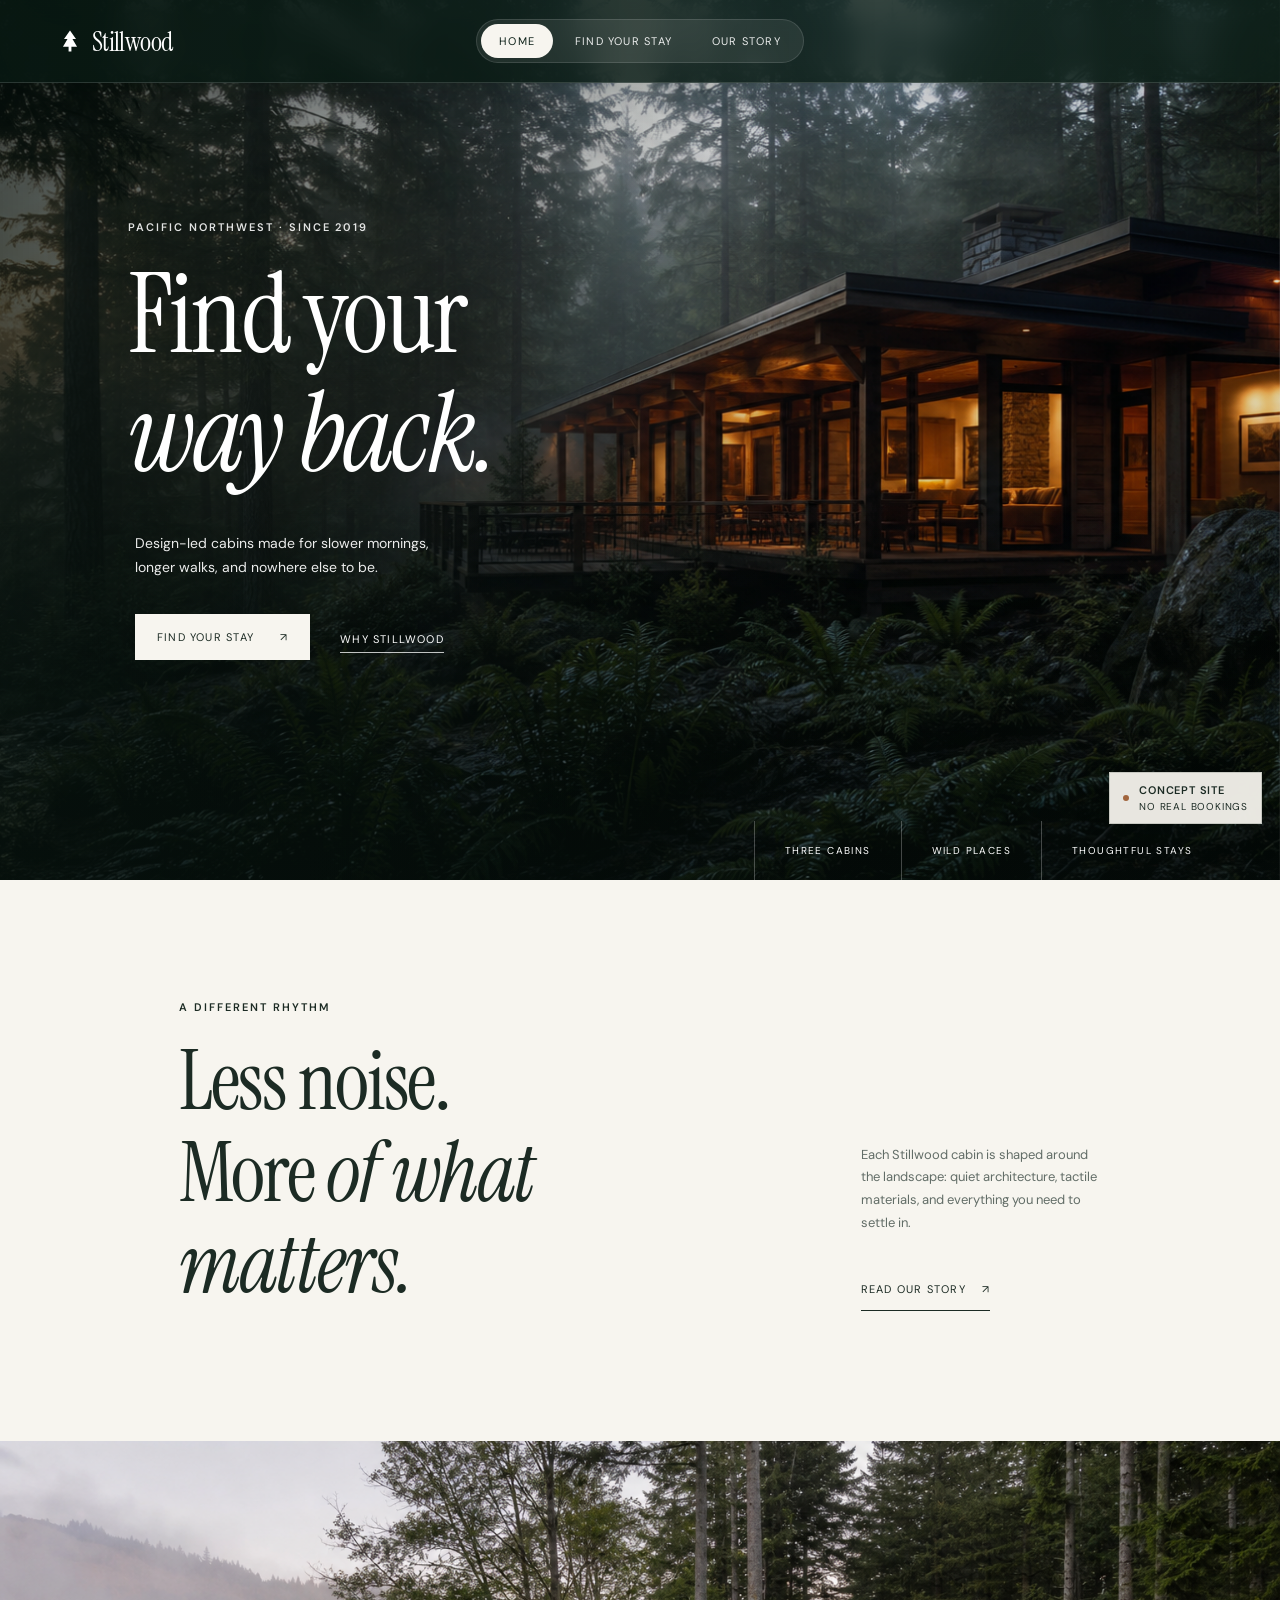
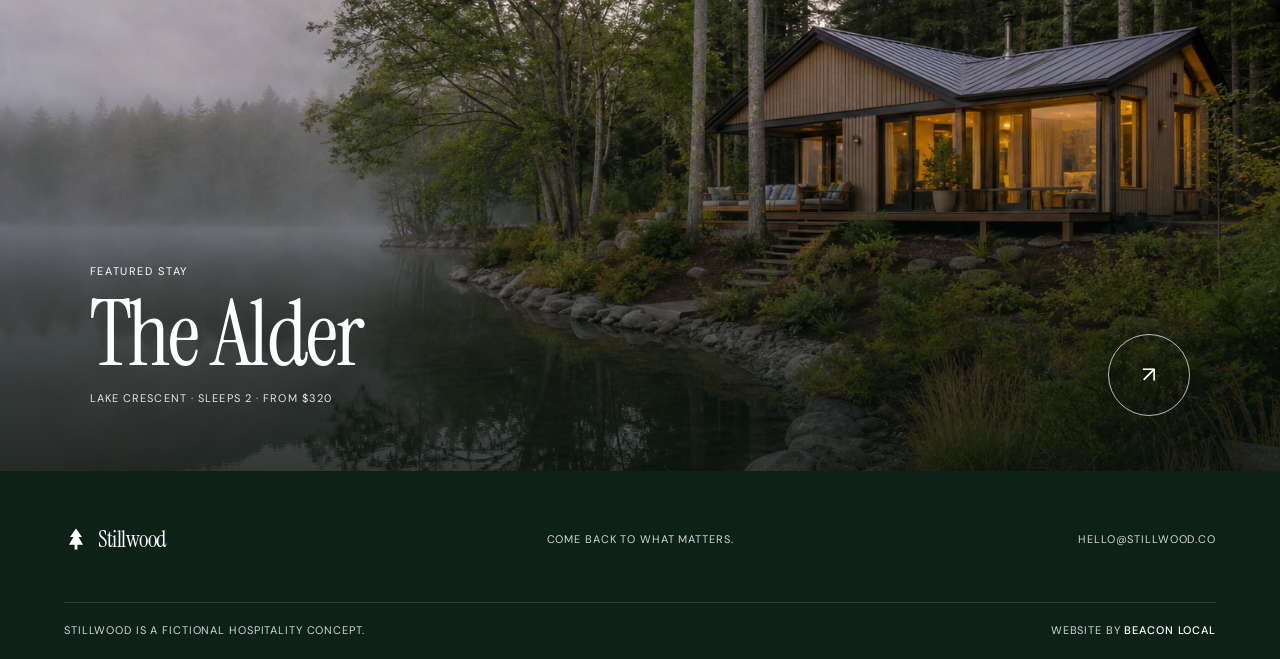
<file: index.html>
<!doctype html>
<html lang="en">
  <head>
    <meta charset="UTF-8" />
    <meta name="viewport" content="width=device-width, initial-scale=1.0" />
    <meta name="description" content="Stillwood is a collection of quiet, design-led cabins in the Pacific Northwest." />
    <title>Stillwood — Cabins for quieter days</title>
    <link rel="preconnect" href="https://fonts.googleapis.com" />
    <link rel="preconnect" href="https://fonts.gstatic.com" crossorigin />
    <link href="https://fonts.googleapis.com/css2?family=DM+Sans:wght@400;500;600&amp;family=Instrument+Serif:ital@0;1&amp;display=swap" rel="stylesheet" />
    <link rel="stylesheet" href="styles.css?v=7" />
  </head>
  <body class="home-page">
    <a class="skip-link" href="#main-content">Skip to main content</a>
    <header class="site-header" data-header>
      <a class="brand" href="index.html" aria-label="Stillwood home">
        <svg viewBox="0 0 34 34" aria-hidden="true"><path d="M17 2 8.5 14h5L7 25h8v7h4v-7h8l-6.5-11h5L17 2Z" /></svg>
        <span>Stillwood</span>
      </a>
      <nav class="desktop-nav" aria-label="Main navigation">
        <a class="active" href="index.html" aria-current="page">Home</a>
        <a href="cabins.html">Find your stay</a>
        <a href="story.html">Our story</a>
      </nav>
      <button class="menu-toggle" type="button" aria-label="Open menu" aria-expanded="false" aria-controls="mobile-menu"><span></span><span></span></button>
    </header>

    <div class="mobile-menu" id="mobile-menu" aria-hidden="true" inert>
      <nav aria-label="Mobile navigation">
        <a href="index.html" aria-current="page">Home</a>
        <a href="cabins.html">Find your stay</a>
        <a href="story.html">Our story</a>
      </nav>
    </div>

    <main id="main-content">
      <section class="hero">
        <img class="hero-image" src="assets/stillwood-hero.png" alt="A warmly lit timber cabin in a misty forest at dusk" />
        <div class="hero-shade"></div>
        <div class="hero-copy">
          <p class="eyebrow light">Pacific Northwest · Since 2019</p>
          <h1>Find your<br /><em>way back.</em></h1>
          <p class="hero-intro">Design-led cabins made for slower mornings,<br />longer walks, and nowhere else to be.</p>
          <div class="hero-actions">
            <a class="button button--light" href="cabins.html">Find your stay <span>↗</span></a>
            <a class="quiet-link" href="story.html">Why Stillwood</a>
          </div>
        </div>
        <div class="hero-note">
          <span>Three cabins</span>
          <span>Wild places</span>
          <span>Thoughtful stays</span>
        </div>
      </section>

      <section class="home-intro">
        <div>
          <p class="eyebrow">A different rhythm</p>
          <h2>Less noise.<br />More <em>of what matters.</em></h2>
        </div>
        <div class="home-intro__copy">
          <p>Each Stillwood cabin is shaped around the landscape: quiet architecture, tactile materials, and everything you need to settle in.</p>
          <a class="text-link" href="story.html">Read our story <span>↗</span></a>
        </div>
      </section>

      <a class="featured-cabin" href="cabins.html#alder">
        <img src="assets/cabin-alder.png" alt="The Alder cabin beside a misty lake" />
        <div class="featured-cabin__shade"></div>
        <div class="featured-cabin__label">
          <span>Featured stay</span>
          <h2>The Alder</h2>
          <p>Lake Crescent · Sleeps 2 · From $320</p>
        </div>
        <span class="featured-cabin__arrow">↗</span>
      </a>
    </main>

    <footer class="site-footer">
      <div class="footer-main">
        <a class="brand footer-brand" href="index.html">
          <svg viewBox="0 0 34 34" aria-hidden="true"><path d="M17 2 8.5 14h5L7 25h8v7h4v-7h8l-6.5-11h5L17 2Z" /></svg>
          <span>Stillwood</span>
        </a>
        <p>Come back to what matters.</p>
        <a href="mailto:hello@stillwood.co">hello@stillwood.co</a>
      </div>
      <div class="footer-credit">
        <span>Stillwood is a fictional hospitality concept.</span>
        <span class="footer-signature">Website by <strong>Beacon Local</strong></span>
      </div>
    </footer>
    <aside class="demo-badge" aria-label="Portfolio demonstration">
      <span class="demo-badge__dot"></span>
      <span><strong>Concept site</strong>No real bookings</span>
    </aside>
    <script src="script.js?v=6"></script>
  </body>
</html>
</file>
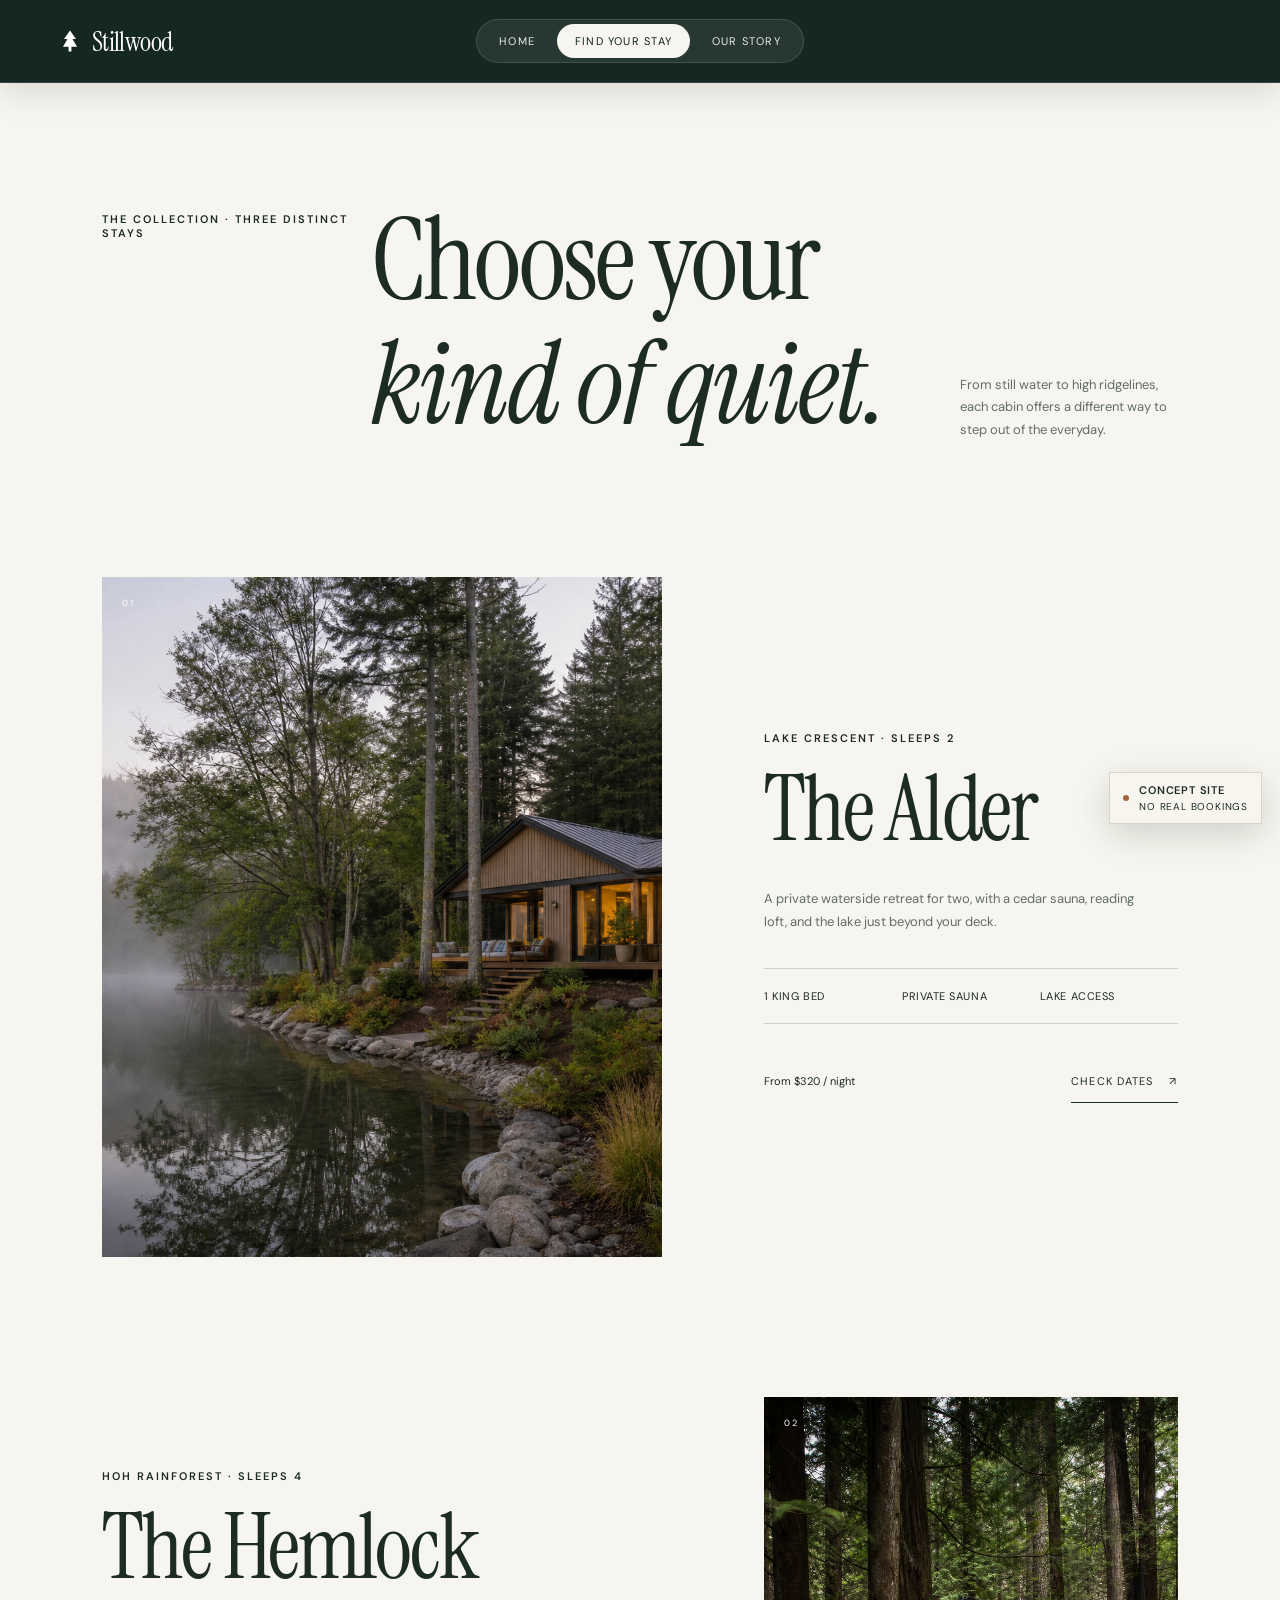
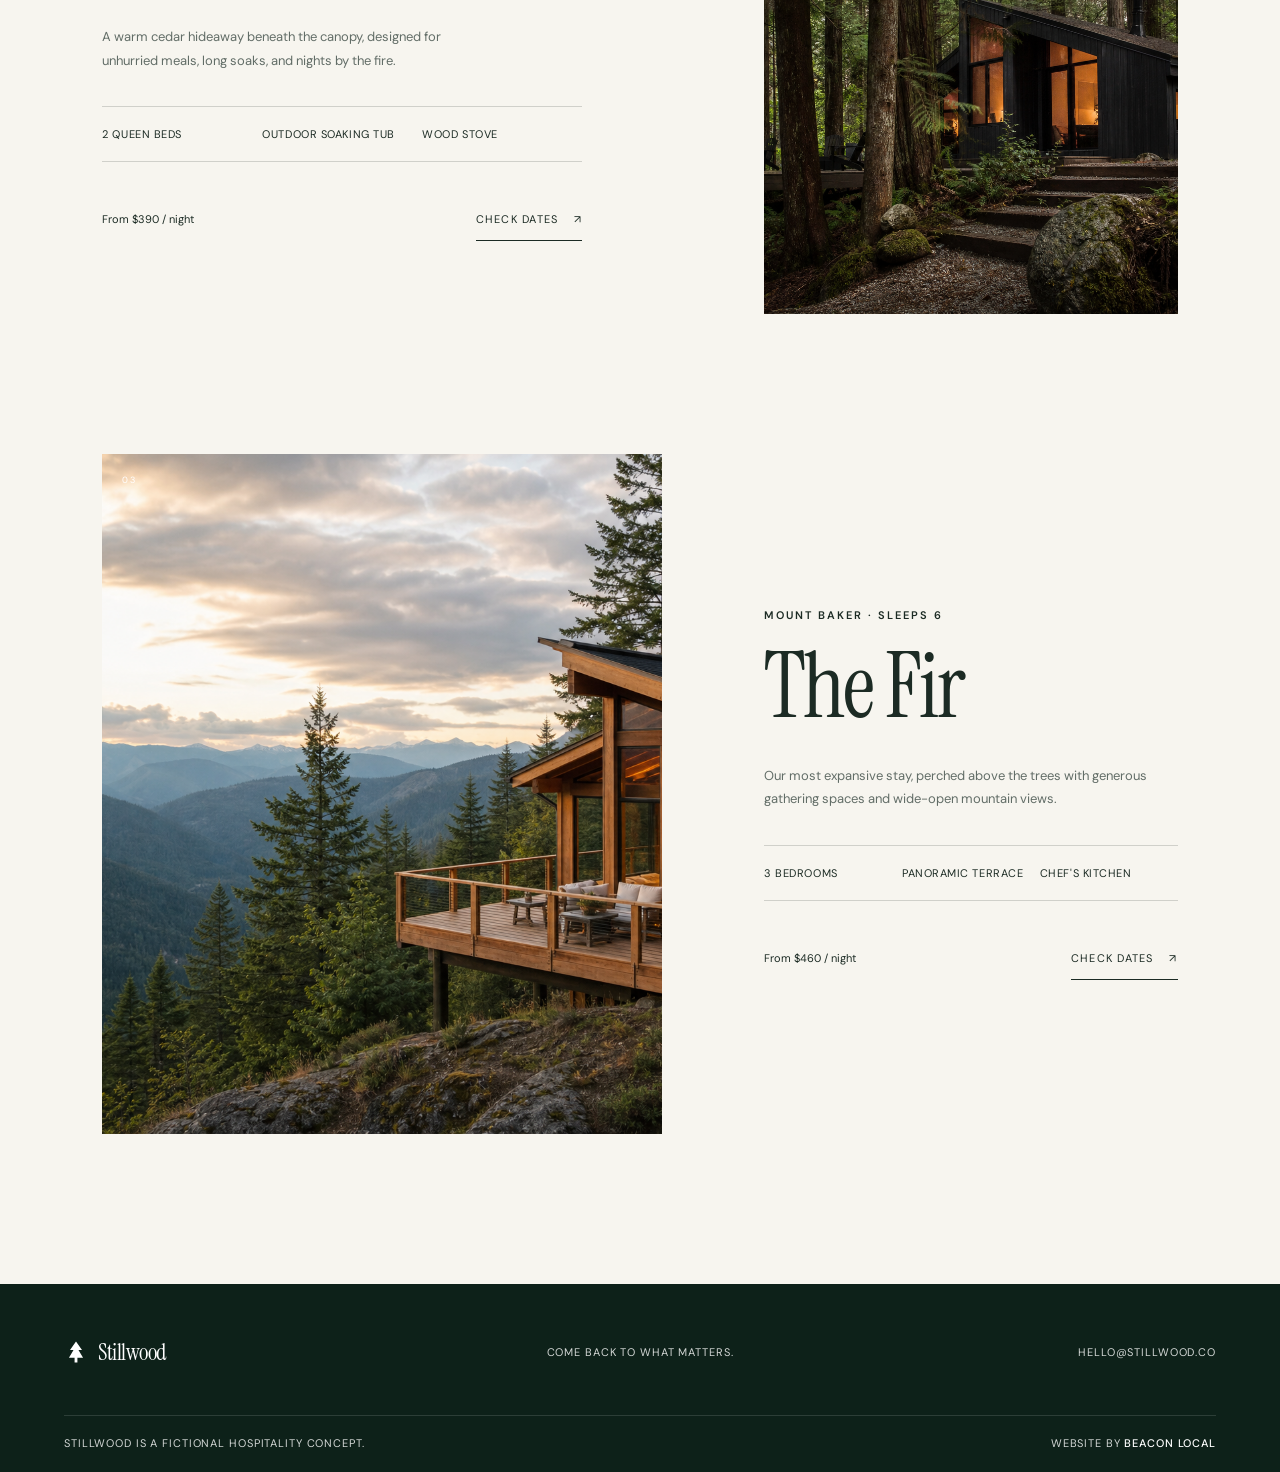
<file: cabins.html>
<!doctype html>
<html lang="en">
  <head>
    <meta charset="UTF-8" />
    <meta name="viewport" content="width=device-width, initial-scale=1.0" />
    <meta name="description" content="Explore the fictional Stillwood cabin website concept." />
    <title>Find Your Stay — Stillwood</title>
    <link rel="preconnect" href="https://fonts.googleapis.com" />
    <link rel="preconnect" href="https://fonts.gstatic.com" crossorigin />
    <link href="https://fonts.googleapis.com/css2?family=DM+Sans:wght@400;500;600&amp;family=Instrument+Serif:ital@0;1&amp;display=swap" rel="stylesheet" />
    <link rel="stylesheet" href="styles.css?v=7" />
  </head>
  <body class="interior-page">
    <a class="skip-link" href="#main-content">Skip to main content</a>
    <header class="site-header site-header--solid" data-header>
      <a class="brand" href="index.html" aria-label="Stillwood home">
        <svg viewBox="0 0 34 34" aria-hidden="true"><path d="M17 2 8.5 14h5L7 25h8v7h4v-7h8l-6.5-11h5L17 2Z" /></svg>
        <span>Stillwood</span>
      </a>
      <nav class="desktop-nav" aria-label="Main navigation">
        <a href="index.html">Home</a>
        <a class="active" href="cabins.html" aria-current="page">Find your stay</a>
        <a href="story.html">Our story</a>
      </nav>
      <button class="menu-toggle" type="button" aria-label="Open menu" aria-expanded="false" aria-controls="mobile-menu"><span></span><span></span></button>
    </header>

    <div class="mobile-menu" id="mobile-menu" aria-hidden="true" inert>
      <nav aria-label="Mobile navigation">
        <a href="index.html">Home</a><a href="cabins.html" aria-current="page">Find your stay</a><a href="story.html">Our story</a>
      </nav>
    </div>

    <main id="main-content">
      <section class="page-title">
        <p class="eyebrow">The collection · Three distinct stays</p>
        <h1>Choose your<br /><em>kind of quiet.</em></h1>
        <p class="page-title__intro">From still water to high ridgelines, each cabin offers a different way to step out of the everyday.</p>
      </section>

      <section class="catalog">
        <article class="property-row" id="alder">
          <div class="property-row__image"><img src="assets/cabin-alder.png" alt="The Alder cabin beside a misty lake" /><span aria-hidden="true">01</span></div>
          <div class="property-row__content">
            <p class="eyebrow">Lake Crescent · Sleeps 2</p>
            <h2>The Alder</h2>
            <p>A private waterside retreat for two, with a cedar sauna, reading loft, and the lake just beyond your deck.</p>
            <ul><li>1 king bed</li><li>Private sauna</li><li>Lake access</li></ul>
            <div class="property-row__action"><span>From $320 / night</span><button class="text-button" type="button" data-book="The Alder">Check dates <span>↗</span></button></div>
          </div>
        </article>

        <article class="property-row property-row--reverse" id="hemlock">
          <div class="property-row__image"><img src="assets/cabin-hemlock.png" alt="The Hemlock cabin in an old-growth forest" /><span aria-hidden="true">02</span></div>
          <div class="property-row__content">
            <p class="eyebrow">Hoh Rainforest · Sleeps 4</p>
            <h2>The Hemlock</h2>
            <p>A warm cedar hideaway beneath the canopy, designed for unhurried meals, long soaks, and nights by the fire.</p>
            <ul><li>2 queen beds</li><li>Outdoor soaking tub</li><li>Wood stove</li></ul>
            <div class="property-row__action"><span>From $390 / night</span><button class="text-button" type="button" data-book="The Hemlock">Check dates <span>↗</span></button></div>
          </div>
        </article>

        <article class="property-row" id="fir">
          <div class="property-row__image"><img src="assets/cabin-fir.png" alt="The Fir cabin overlooking mountain ridges" /><span aria-hidden="true">03</span></div>
          <div class="property-row__content">
            <p class="eyebrow">Mount Baker · Sleeps 6</p>
            <h2>The Fir</h2>
            <p>Our most expansive stay, perched above the trees with generous gathering spaces and wide-open mountain views.</p>
            <ul><li>3 bedrooms</li><li>Panoramic terrace</li><li>Chef's kitchen</li></ul>
            <div class="property-row__action"><span>From $460 / night</span><button class="text-button" type="button" data-book="The Fir">Check dates <span>↗</span></button></div>
          </div>
        </article>
      </section>
    </main>

    <footer class="site-footer">
      <div class="footer-main">
        <a class="brand footer-brand" href="index.html"><svg viewBox="0 0 34 34" aria-hidden="true"><path d="M17 2 8.5 14h5L7 25h8v7h4v-7h8l-6.5-11h5L17 2Z" /></svg><span>Stillwood</span></a>
        <p>Come back to what matters.</p><a href="mailto:hello@stillwood.co">hello@stillwood.co</a>
      </div>
      <div class="footer-credit"><span>Stillwood is a fictional hospitality concept.</span><span class="footer-signature">Website by <strong>Beacon Local</strong></span></div>
    </footer>

    <div class="booking-modal" data-booking-modal aria-hidden="true" inert>
      <button class="booking-modal__backdrop" type="button" tabindex="-1" data-close-booking aria-label="Close booking window"></button>
      <section class="booking-modal__card" role="dialog" aria-modal="true" aria-labelledby="booking-title" aria-describedby="booking-description">
        <button class="booking-modal__close" type="button" data-close-booking aria-label="Close booking window">×</button>
        <p class="eyebrow">Booking flow preview</p>
        <h2 id="booking-title">Preview the handoff</h2>
        <p class="booking-modal__copy" id="booking-description">Choose your dates and guests. On a live client site, the next step would open the business’s reservation provider with these details.</p>
        <p class="booking-modal__cabin" data-booking-cabin>Selected cabin</p>
        <form class="modal-booking-form" data-booking-form>
          <label><span>Check in</span><input type="date" name="checkin" required /></label>
          <label><span>Check out</span><input type="date" name="checkout" required /></label>
          <label><span>Guests</span><select name="guests"><option>2 guests</option><option>1 guest</option><option>3 guests</option><option>4 guests</option><option>5 guests</option><option>6 guests</option></select></label>
          <button class="button button--dark" type="submit" data-external-booking>Preview external handoff <span>↗</span></button>
        </form>
        <p class="booking-disclaimer">Portfolio demonstration only. No reservation, payment, or personal information will be processed.</p>
        <p class="sr-only" role="status" aria-live="polite" data-booking-status></p>
      </section>
    </div>
    <aside class="demo-badge" aria-label="Portfolio demonstration">
      <span class="demo-badge__dot"></span>
      <span><strong>Concept site</strong>No real bookings</span>
    </aside>
    <script src="script.js?v=6"></script>
  </body>
</html>
</file>
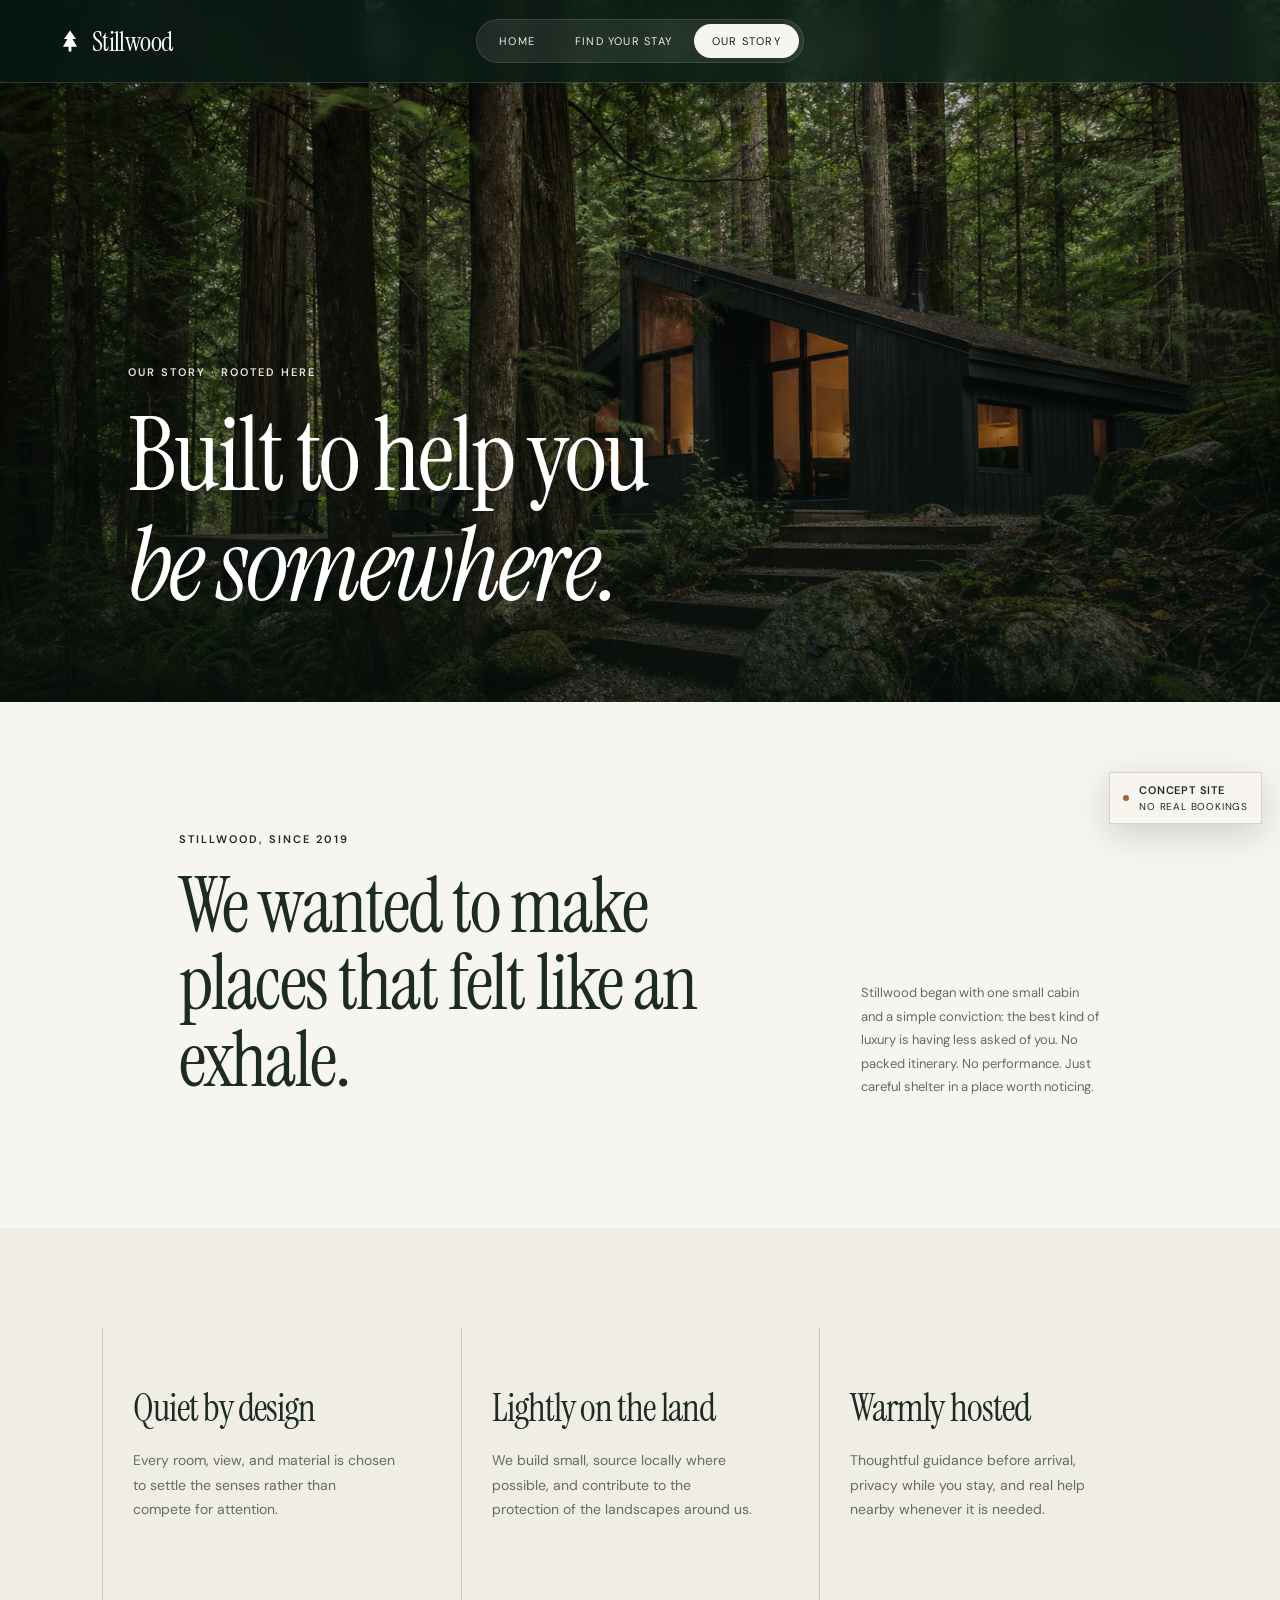
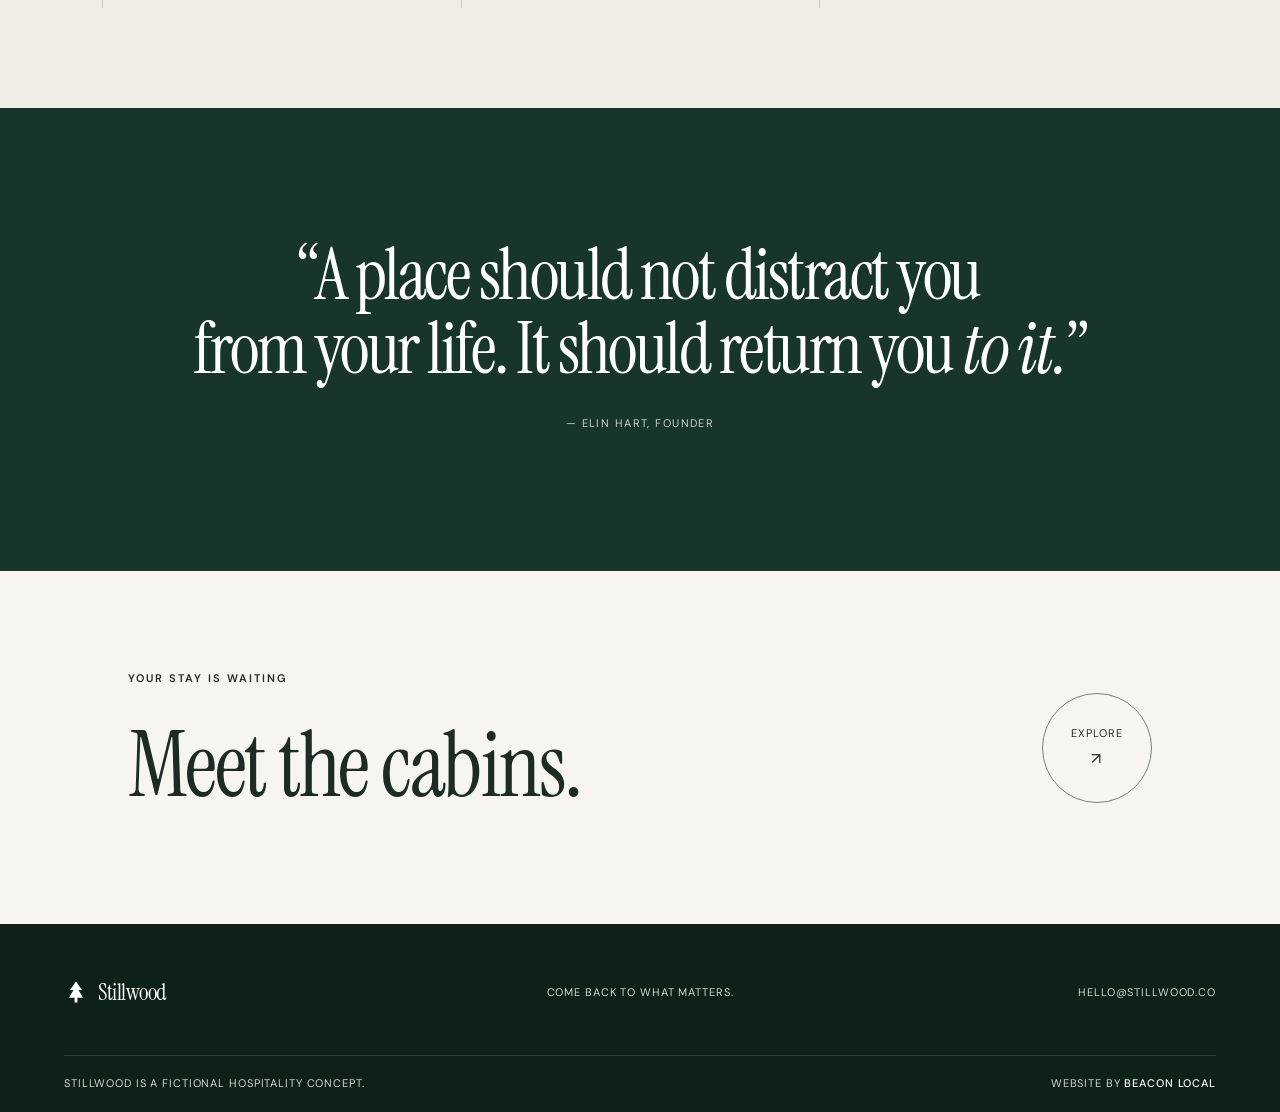
<file: story.html>
<!doctype html>
<html lang="en">
  <head>
    <meta charset="UTF-8" />
    <meta name="viewport" content="width=device-width, initial-scale=1.0" />
    <meta name="description" content="The story and philosophy behind Stillwood cabins." />
    <title>Our Story — Stillwood</title>
    <link rel="preconnect" href="https://fonts.googleapis.com" />
    <link rel="preconnect" href="https://fonts.gstatic.com" crossorigin />
    <link href="https://fonts.googleapis.com/css2?family=DM+Sans:wght@400;500;600&amp;family=Instrument+Serif:ital@0;1&amp;display=swap" rel="stylesheet" />
    <link rel="stylesheet" href="styles.css?v=7" />
  </head>
  <body class="story-page">
    <a class="skip-link" href="#main-content">Skip to main content</a>
    <header class="site-header" data-header>
      <a class="brand" href="index.html" aria-label="Stillwood home"><svg viewBox="0 0 34 34" aria-hidden="true"><path d="M17 2 8.5 14h5L7 25h8v7h4v-7h8l-6.5-11h5L17 2Z" /></svg><span>Stillwood</span></a>
      <nav class="desktop-nav" aria-label="Main navigation"><a href="index.html">Home</a><a href="cabins.html">Find your stay</a><a class="active" href="story.html" aria-current="page">Our story</a></nav>
      <button class="menu-toggle" type="button" aria-label="Open menu" aria-expanded="false" aria-controls="mobile-menu"><span></span><span></span></button>
    </header>
    <div class="mobile-menu" id="mobile-menu" aria-hidden="true" inert><nav aria-label="Mobile navigation"><a href="index.html">Home</a><a href="cabins.html">Find your stay</a><a href="story.html" aria-current="page">Our story</a></nav></div>

    <main id="main-content">
      <section class="story-hero">
        <img src="assets/cabin-hemlock.png" alt="A cedar cabin surrounded by old-growth forest" />
        <div class="story-hero__shade"></div>
        <div class="story-hero__copy">
          <p class="eyebrow light">Our story · Rooted here</p>
          <h1>Built to help you<br /><em>be somewhere.</em></h1>
        </div>
      </section>

      <section class="story-statement">
        <div>
          <p class="eyebrow">Stillwood, since 2019</p>
          <h2>We wanted to make places that felt like an exhale.</h2>
        </div>
        <p>Stillwood began with one small cabin and a simple conviction: the best kind of luxury is having less asked of you. No packed itinerary. No performance. Just careful shelter in a place worth noticing.</p>
      </section>

      <section class="values-grid">
        <article><h3>Quiet by design</h3><p>Every room, view, and material is chosen to settle the senses rather than compete for attention.</p></article>
        <article><h3>Lightly on the land</h3><p>We build small, source locally where possible, and contribute to the protection of the landscapes around us.</p></article>
        <article><h3>Warmly hosted</h3><p>Thoughtful guidance before arrival, privacy while you stay, and real help nearby whenever it is needed.</p></article>
      </section>

      <section class="story-quote">
        <blockquote>“A place should not distract you<br />from your life. It should return you <em>to it.</em>”</blockquote>
        <p>— Elin Hart, founder</p>
      </section>

      <section class="story-cta">
        <div><p class="eyebrow">Your stay is waiting</p><h2>Meet the cabins.</h2></div>
        <a class="circle-link circle-link--light" href="cabins.html"><span>Explore</span><span>↗</span></a>
      </section>
    </main>

    <footer class="site-footer">
      <div class="footer-main">
        <a class="brand footer-brand" href="index.html"><svg viewBox="0 0 34 34" aria-hidden="true"><path d="M17 2 8.5 14h5L7 25h8v7h4v-7h8l-6.5-11h5L17 2Z" /></svg><span>Stillwood</span></a>
        <p>Come back to what matters.</p><a href="mailto:hello@stillwood.co">hello@stillwood.co</a>
      </div>
      <div class="footer-credit"><span>Stillwood is a fictional hospitality concept.</span><span class="footer-signature">Website by <strong>Beacon Local</strong></span></div>
    </footer>
    <aside class="demo-badge" aria-label="Portfolio demonstration">
      <span class="demo-badge__dot"></span>
      <span><strong>Concept site</strong>No real bookings</span>
    </aside>
    <script src="script.js?v=6"></script>
  </body>
</html>
</file>
<file: styles.css>
:root {
  --forest: #17352a;
  --forest-deep: #0d2119;
  --cream: #efede4;
  --paper: #f7f5ef;
  --ink: #1c2b24;
  --muted: #626d67;
  --line: rgba(28, 43, 36, 0.18);
  --serif: "Instrument Serif", Georgia, serif;
  --sans: "DM Sans", Arial, sans-serif;
}

* { box-sizing: border-box; }
html { scroll-behavior: smooth; }
body { margin: 0; background: var(--paper); color: var(--ink); font-family: var(--sans); -webkit-font-smoothing: antialiased; }
body.menu-open, body.modal-open { overflow: hidden; }
a { color: inherit; text-decoration: none; }
button, input, select { font: inherit; }
button { color: inherit; }
img { display: block; width: 100%; }
.sr-only { height: 1px; margin: -1px; overflow: hidden; padding: 0; position: absolute; width: 1px; clip: rect(0, 0, 0, 0); white-space: nowrap; }
.skip-link {
  background: var(--paper); color: var(--forest-deep); font-size: 14px; font-weight: 600; left: 16px;
  padding: 12px 16px; position: fixed; top: 12px; transform: translateY(-150%); transition: transform 160ms ease; z-index: 100;
}
.skip-link:focus { transform: translateY(0); }
:focus-visible { outline: 3px solid #a86134; outline-offset: 4px; }
.site-header :focus-visible, .site-footer :focus-visible, .story-quote :focus-visible { outline-color: #f5c79f; }

.site-header {
  align-items: center; backdrop-filter: blur(14px); background: linear-gradient(90deg, rgba(8,24,18,.88), rgba(13,33,25,.76));
  border-bottom: 1px solid rgba(255,255,255,.14); color: white; display: grid; grid-template-columns: 1fr auto 1fr;
  left: 0; padding: 19px 4.5vw; position: absolute; right: 0; top: 0; z-index: 20;
  box-shadow: 0 8px 35px rgba(5,15,11,.13); transition: background 250ms ease, padding 250ms ease;
}
.site-header .desktop-nav { grid-column: 2; }
.site-header.is-fixed, .site-header--solid { background: rgba(13, 33, 25, 0.97); }
.site-header.is-fixed { padding-bottom: 16px; padding-top: 16px; position: fixed; }
.site-header--solid { position: relative; }
.brand { align-items: center; display: flex; font-family: var(--serif); font-size: 27px; gap: 10px; justify-self: start; letter-spacing: -.02em; }
.brand svg { fill: currentColor; width: 24px; }
.desktop-nav { align-items: center; background: rgba(255,255,255,.08); border: 1px solid rgba(255,255,255,.12); border-radius: 999px; display: flex; font-size: 11px; gap: 4px; letter-spacing: .11em; padding: 4px; text-transform: uppercase; }
.desktop-nav a { border-radius: 999px; color: rgba(255,255,255,.9); padding: 10px 18px; transition: background 180ms ease, color 180ms ease; }
.desktop-nav a.active { background: var(--paper); color: var(--forest-deep); }
.desktop-nav a:hover:not(.active) { background: rgba(255,255,255,.11); color: white; }
.header-cta { font-size: 11px; justify-self: end; letter-spacing: .1em; text-transform: uppercase; }
.header-cta span { margin-left: 10px; }
.menu-toggle, .mobile-menu { display: none; }

.hero { color: white; height: min(880px, 100svh); min-height: 700px; overflow: hidden; position: relative; }
.hero-image, .hero-shade { height: 100%; inset: 0; object-fit: cover; position: absolute; }
.hero-image { animation: hero-in 1.5s cubic-bezier(.2,.7,.2,1) both; }
.hero-shade { background: linear-gradient(90deg, rgba(7,18,14,.73), rgba(7,18,14,.12) 63%), linear-gradient(0deg, rgba(7,18,14,.48), transparent 43%); }
.hero-copy { left: 10vw; position: absolute; top: 25%; z-index: 2; }
.eyebrow { font-size: 11px; font-weight: 600; letter-spacing: .18em; margin: 0 0 22px; text-transform: uppercase; }
.eyebrow.light { color: rgba(255,255,255,.88); }
h1, h2, h3 { font-family: var(--serif); font-weight: 400; letter-spacing: -.025em; margin: 0; }
h1 em, h2 em, blockquote em { font-weight: 400; }
.hero h1 { font-size: clamp(76px, 8.6vw, 136px); line-height: 1.08; }
.hero-intro { color: rgba(255,255,255,.92); font-size: 14px; line-height: 1.7; margin: 38px 0 0 7px; }
.hero-actions { align-items: center; display: flex; gap: 30px; margin: 35px 0 0 7px; }
.button { align-items: center; border: 0; cursor: pointer; display: inline-flex; font-size: 11px; gap: 26px; letter-spacing: .11em; min-height: 44px; padding: 16px 22px; text-transform: uppercase; }
.button--light { background: var(--paper); color: var(--ink); }
.button--dark { background: var(--forest); color: white; justify-content: space-between; }
.quiet-link { border-bottom: 1px solid rgba(255,255,255,.75); font-size: 11px; letter-spacing: .11em; padding: 10px 0 6px; text-transform: uppercase; }
.hero-note { bottom: 0; display: grid; font-size: 10px; grid-template-columns: repeat(3, auto); letter-spacing: .14em; position: absolute; right: 4.5vw; text-transform: uppercase; z-index: 2; }
.hero-note span { border-left: 1px solid rgba(255,255,255,.25); padding: 23px 30px; }

.home-intro { align-items: start; display: grid; gap: 8vw; grid-template-columns: minmax(0, 3fr) minmax(240px, 1fr); padding: 120px 14vw 130px; }
.home-intro h2 { font-size: clamp(56px, 6.5vw, 102px); line-height: 1.1; }
.home-intro__copy { align-self: end; }
.home-intro__copy p { color: var(--muted); font-size: 13px; line-height: 1.75; margin: 0 0 32px; }
.text-link, .text-button { align-items: center; border: 0; border-bottom: 1px solid currentColor; background: transparent; cursor: pointer; display: inline-flex; font-size: 11px; letter-spacing: .11em; min-height: 44px; padding: 8px 0 7px; text-transform: uppercase; }
.text-link span, .text-button span { margin-left: 16px; }
.featured-cabin { color: white; display: block; height: 70vh; min-height: 560px; overflow: hidden; position: relative; }
.featured-cabin img { height: 100%; object-fit: cover; transition: transform 900ms cubic-bezier(.2,.7,.2,1); }
.featured-cabin:hover img { transform: scale(1.025); }
.featured-cabin__shade { background: linear-gradient(0deg, rgba(7,18,14,.7), transparent 65%); inset: 0; position: absolute; }
.featured-cabin__label { bottom: 55px; left: 7vw; position: absolute; }
.featured-cabin__label > span { font-size: 11px; letter-spacing: .15em; text-transform: uppercase; }
.featured-cabin__label h2 { font-size: clamp(60px, 7vw, 105px); line-height: 1; margin-top: 10px; }
.featured-cabin__label p { color: rgba(255,255,255,.88); font-size: 11px; letter-spacing: .1em; text-transform: uppercase; }
.featured-cabin__arrow { align-items: center; border: 1px solid rgba(255,255,255,.7); border-radius: 50%; bottom: 55px; display: flex; font-size: 22px; height: 82px; justify-content: center; position: absolute; right: 7vw; width: 82px; }

.page-title { display: grid; grid-template-columns: 1fr 2fr 1fr; padding: 115px 8vw 100px; }
.page-title .eyebrow { align-self: start; margin-top: 14px; }
.page-title h1 { font-size: clamp(75px, 9vw, 140px); line-height: 1.08; }
.page-title__intro { align-self: end; color: var(--muted); font-size: 13px; line-height: 1.75; margin: 0 0 5px 4vw; max-width: 300px; }
.catalog { padding: 30px 8vw 150px; }
.property-row { align-items: center; display: grid; gap: 8vw; grid-template-columns: 1.15fr .85fr; margin-bottom: 140px; }
.property-row:last-child { margin-bottom: 0; }
.property-row--reverse .property-row__image { grid-column: 2; }
.property-row--reverse .property-row__content { grid-column: 1; grid-row: 1; }
.property-row__image { position: relative; }
.property-row__image img { aspect-ratio: 4/5; max-height: 680px; object-fit: cover; }
.property-row__image > span { color: white; font-size: 9px; left: 20px; letter-spacing: .15em; position: absolute; top: 20px; }
.property-row__content { max-width: 480px; }
.property-row__content h2 { font-size: clamp(65px, 7vw, 105px); line-height: .96; }
.property-row__content > p:not(.eyebrow) { color: var(--muted); font-size: 13px; line-height: 1.8; margin: 34px 0; max-width: 390px; }
.property-row__content ul { border-bottom: 1px solid var(--line); border-top: 1px solid var(--line); display: grid; font-size: 11px; grid-template-columns: repeat(3, 1fr); letter-spacing: .05em; list-style: none; margin: 0 0 35px; padding: 20px 0; text-transform: uppercase; }
.property-row__action { align-items: center; display: flex; font-size: 11px; justify-content: space-between; }

.story-hero { color: white; height: 78vh; min-height: 660px; overflow: hidden; position: relative; }
.story-hero > img, .story-hero__shade { height: 100%; inset: 0; object-fit: cover; position: absolute; }
.story-hero > img { object-position: center 55%; }
.story-hero__shade { background: linear-gradient(0deg, rgba(8,20,15,.66), rgba(8,20,15,.1)); }
.story-hero__copy { bottom: 80px; left: 10vw; position: absolute; }
.story-hero h1 { font-size: clamp(70px, 8vw, 126px); line-height: 1.08; }
.story-statement { display: grid; gap: 8vw; grid-template-columns: minmax(0, 3fr) minmax(240px, 1fr); padding: 130px 14vw; }
.story-statement h2 { font-size: clamp(50px, 6vw, 90px); line-height: 1; max-width: 800px; }
.story-statement > p { align-self: end; color: var(--muted); font-size: 13px; line-height: 1.8; margin: 0; }
.values-grid { background: var(--cream); display: grid; grid-template-columns: repeat(3, 1fr); padding: 100px 8vw; }
.values-grid article { border-left: 1px solid var(--line); min-height: 280px; padding: 10px 5vw 0 30px; }
.values-grid h3 { font-size: 38px; margin: 45px 0 15px; }
.values-grid p { color: var(--muted); font-size: 14px; line-height: 1.75; max-width: 280px; }
.story-quote { background: var(--forest); color: white; padding: 130px 6vw; text-align: center; }
blockquote { font-family: var(--serif); font-size: clamp(45px, 5.6vw, 84px); letter-spacing: -.035em; line-height: 1.03; margin: 0 0 30px; }
.story-quote p { color: rgba(255,255,255,.78); font-size: 11px; letter-spacing: .13em; text-transform: uppercase; }
.story-cta { align-items: center; display: flex; justify-content: space-between; padding: 100px 10vw; }
.story-cta h2 { font-size: clamp(65px, 7vw, 105px); }
.circle-link { align-items: center; border: 1px solid #75837b; border-radius: 50%; display: flex; flex-direction: column; font-size: 11px; height: 110px; justify-content: center; letter-spacing: .1em; text-transform: uppercase; width: 110px; }
.circle-link span:last-child { font-size: 16px; margin-top: 8px; }

.site-footer { background: var(--forest-deep); color: rgba(255,255,255,.82); font-size: 11px; letter-spacing: .08em; padding: 50px 5vw 22px; text-transform: uppercase; }
.footer-main { align-items: center; display: grid; grid-template-columns: 1fr 1fr 1fr; padding-bottom: 45px; }
.footer-brand { color: white; font-size: 23px; text-transform: none; }
.footer-main p { justify-self: center; }
.footer-main > a:last-child { justify-self: end; }
.footer-credit { border-top: 1px solid rgba(255,255,255,.13); display: flex; justify-content: space-between; padding-top: 20px; }
.footer-credit strong { color: white; font-weight: 500; }
.footer-signature { display: inline-block; }
.demo-badge {
  align-items: center; backdrop-filter: blur(12px); background: rgba(247,245,239,.94);
  border: 1px solid rgba(28,43,36,.16); bottom: 76px; box-shadow: 0 10px 35px rgba(7,18,14,.16);
  color: var(--ink); display: flex; font-size: 10px; gap: 10px; letter-spacing: .08em;
  padding: 10px 13px; position: fixed; right: 18px; text-transform: uppercase; z-index: 35;
}
.demo-badge__dot { background: #a1653d; border-radius: 50%; height: 6px; width: 6px; }
.demo-badge > span:last-child { display: flex; flex-direction: column; gap: 3px; }
.demo-badge strong { font-size: 11px; font-weight: 600; }

.booking-modal { align-items: center; display: flex; inset: 0; justify-content: center; opacity: 0; padding: 20px; pointer-events: none; position: fixed; transition: opacity 200ms ease, visibility 200ms ease; visibility: hidden; z-index: 50; }
.booking-modal.is-open { opacity: 1; pointer-events: auto; visibility: visible; }
.booking-modal__backdrop { background: rgba(6,16,12,.8); border: 0; inset: 0; position: absolute; width: 100%; }
.booking-modal__card { background: var(--paper); max-width: 560px; padding: 55px; position: relative; width: 100%; z-index: 1; }
.booking-modal__close { align-items: center; background: transparent; border: 0; cursor: pointer; display: flex; font-size: 26px; height: 44px; justify-content: center; position: absolute; right: 12px; top: 8px; width: 44px; }
.booking-modal__card h2 { font-size: 58px; line-height: .95; }
.booking-modal__copy { color: var(--muted); font-size: 13px; line-height: 1.75; margin: 26px 0; }
.booking-modal__cabin { border-bottom: 1px solid var(--line); border-top: 1px solid var(--line); font-family: var(--serif); font-size: 25px; margin: 0 0 25px; padding: 18px 0; }
.modal-booking-form { display: grid; grid-template-columns: 1fr 1fr; }
.modal-booking-form label { border: 1px solid var(--line); border-bottom: 0; display: flex; flex-direction: column; gap: 8px; min-height: 72px; padding: 15px; }
.modal-booking-form label:nth-child(2) { border-left: 0; }
.modal-booking-form label:nth-child(3) { border-bottom: 1px solid var(--line); grid-column: 1 / -1; }
.modal-booking-form label span { color: var(--muted); font-size: 11px; font-weight: 600; letter-spacing: .12em; text-transform: uppercase; }
.modal-booking-form input, .modal-booking-form select { background: transparent; border: 0; color: var(--ink); cursor: pointer; font-family: var(--serif); font-size: 16px; padding: 0; width: 100%; }
.modal-booking-form .button { grid-column: 1 / -1; margin-top: 22px; }
.booking-modal__card .button { width: 100%; }
.booking-modal__card .button:disabled { cursor: default; opacity: .72; }
.booking-disclaimer { color: var(--muted); font-size: 12px; line-height: 1.5; margin: 16px 0 0; }

@keyframes hero-in { from { opacity: 0; transform: scale(1.04); } to { opacity: 1; transform: scale(1); } }

@media (max-width: 900px) {
  .site-header { grid-template-columns: 1fr auto; padding: 16px 24px; }
  .desktop-nav, .header-cta { display: none; }
  .menu-toggle { align-items: flex-end; background: transparent; border: 0; display: flex; flex-direction: column; gap: 7px; justify-content: center; min-height: 44px; min-width: 44px; padding: 10px 0 10px 10px; position: relative; z-index: 41; }
  .menu-toggle span { background: white; height: 1px; transition: transform 200ms ease; width: 25px; }
  .menu-toggle.is-open span:first-child { transform: translateY(4px) rotate(45deg); }
  .menu-toggle.is-open span:last-child { transform: translateY(-4px) rotate(-45deg); }
  .mobile-menu { background: var(--forest-deep); color: white; display: flex; inset: 0; opacity: 0; padding: 120px 30px; pointer-events: none; position: fixed; transition: opacity 200ms ease, visibility 200ms ease; visibility: hidden; z-index: 19; }
  .mobile-menu.is-open { opacity: 1; pointer-events: auto; visibility: visible; }
  .mobile-menu nav { display: flex; flex-direction: column; gap: 16px; }
  .mobile-menu a { font-family: var(--serif); font-size: 50px; }
  .hero { min-height: 760px; }
  .hero-copy { left: 24px; top: 23%; }
  .hero h1 { font-size: clamp(68px, 20vw, 100px); }
  .hero-intro { font-size: 13px; margin-left: 2px; }
  .hero-actions { margin-left: 2px; }
  .hero-note { left: 24px; right: auto; }
  .hero-note span { padding: 17px 12px; }
  .home-intro, .story-statement { gap: 35px; grid-template-columns: 1fr; padding: 90px 24px; }
  .home-intro h2, .story-statement h2 { font-size: clamp(54px, 15vw, 80px); }
  .home-intro__copy { max-width: 450px; }
  .featured-cabin { height: 68vh; min-height: 540px; }
  .featured-cabin__label { bottom: 35px; left: 24px; }
  .featured-cabin__arrow { bottom: 35px; height: 60px; right: 24px; width: 60px; }
  .page-title { display: block; padding: 90px 24px 70px; }
  .page-title h1 { font-size: clamp(72px, 19vw, 104px); }
  .page-title__intro { margin: 45px 0 0; }
  .catalog { padding: 20px 24px 90px; }
  .property-row, .property-row--reverse { gap: 45px; grid-template-columns: 1fr; margin-bottom: 100px; }
  .property-row--reverse .property-row__image, .property-row--reverse .property-row__content { grid-column: auto; grid-row: auto; }
  .property-row__content h2 { font-size: 74px; }
  .story-hero { min-height: 690px; }
  .story-hero__copy { bottom: 55px; left: 24px; }
  .story-hero h1 { font-size: clamp(66px, 18vw, 96px); }
  .values-grid { grid-template-columns: 1fr; padding: 70px 24px; }
  .values-grid article { border-left: 0; border-top: 1px solid var(--line); min-height: 0; padding: 30px 0 45px; }
  .values-grid h3 { margin: 40px 0 12px; }
  .story-cta { padding: 80px 24px; }
  .footer-main { gap: 22px; grid-template-columns: 1fr; }
  .footer-main p, .footer-main > a:last-child { justify-self: start; }
}

@media (max-width: 520px) {
  .hero-image { object-position: 58% center; }
  .hero-note span:nth-child(2) { display: none; }
  .hero-actions { align-items: flex-start; flex-direction: column; gap: 20px; }
  .featured-cabin__label h2 { font-size: 62px; }
  .featured-cabin__arrow { display: none; }
  .property-row__content ul { gap: 10px; }
  .property-row__action { align-items: flex-start; flex-direction: column; gap: 25px; }
  .story-cta h2 { font-size: 58px; }
  .circle-link { height: 82px; width: 82px; }
  .booking-modal__card { padding: 45px 25px 30px; }
  .booking-modal__card h2 { font-size: 48px; }
  .footer-credit { gap: 12px; line-height: 1.5; }
  .demo-badge { bottom: 68px; right: 10px; }
}

@media (prefers-reduced-motion: reduce) {
  *, *::before, *::after { animation-duration: .01ms !important; animation-iteration-count: 1 !important; scroll-behavior: auto !important; transition-duration: .01ms !important; }
}
</file>
